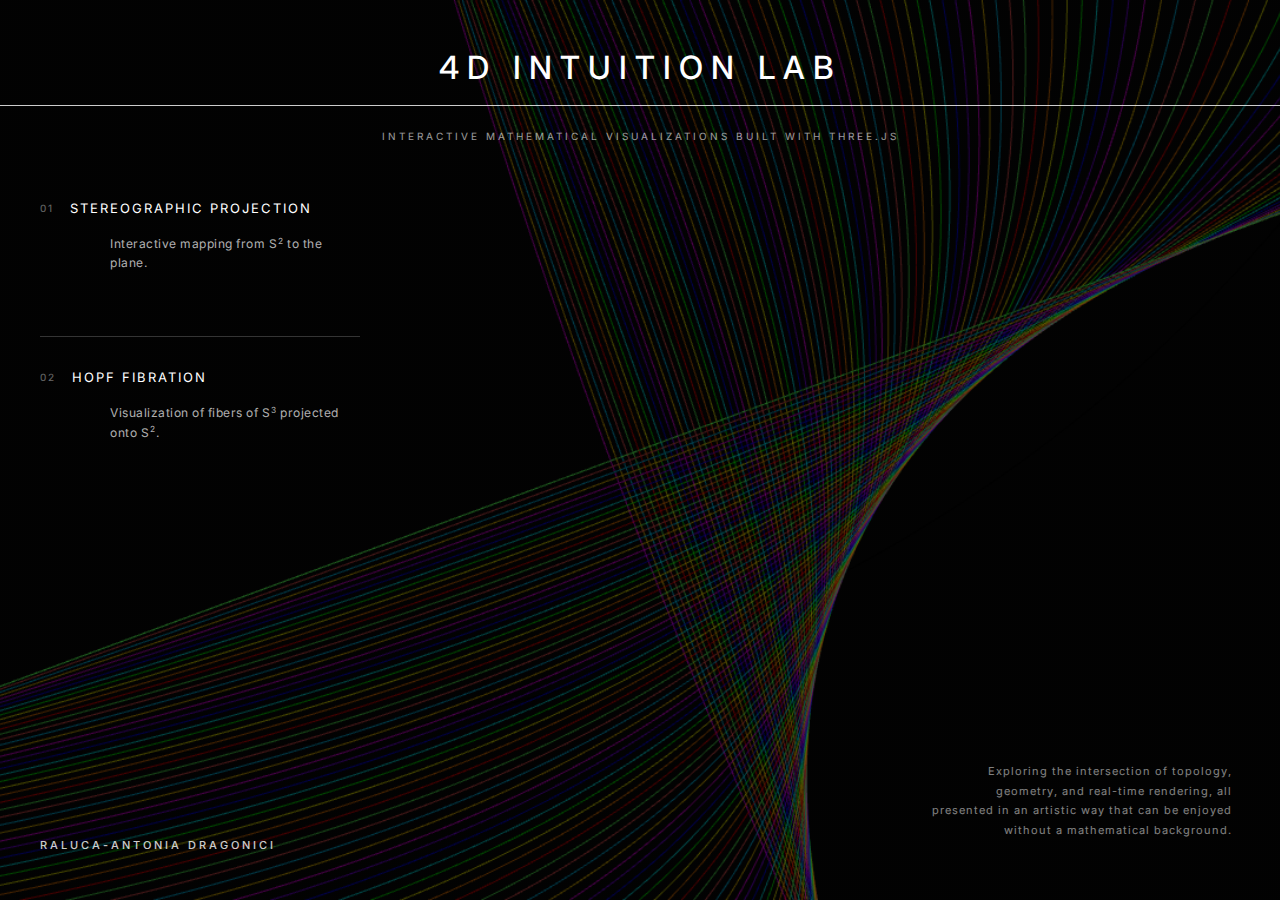
<file: index.html>
<!DOCTYPE html>
<html lang="en">
<head>
    <meta charset="UTF-8" />
    <meta name="viewport" content="width=device-width, initial-scale=1.0">
    <title>4D Intuition Lab</title>
    
    <link rel="preconnect" href="https://fonts.googleapis.com">
    <link rel="preconnect" href="https://fonts.gstatic.com" crossorigin>
    <link href="https://fonts.googleapis.com/css2?family=Inter:wght@400;500&display=swap" rel="stylesheet">
    
    <link rel="stylesheet" href="style.css" />

    <style>
        body { 
            margin: 0; 
            padding: 0;
            height: 100vh;
            width: 100vw;
            overflow: hidden;
            background-color: #050505; 
            background: linear-gradient(rgba(0, 0, 0, 0.55), rgba(0, 0, 0, 0.55)), 
                        url('page1.jpg') no-repeat center center fixed !important;
            background-size: cover !important;
            font-family: 'Inter', sans-serif; 
            color: white;
            -webkit-font-smoothing: antialiased;
        }

        /* Your Name - Bottom Left Corner */
        .creator-name {
            position: absolute;
            bottom: 48px;
            left: 40px;
            font-size: 11px;
            letter-spacing: 3px;
            text-transform: uppercase;
            font-weight: 500;
            z-index: 100;
            opacity: 0.8;
        }

        .title-container { 
            position: absolute; 
            top: 48px; 
            left: 0; 
            width: 100%; 
            text-align: center; 
            z-index: 10; 
        }

        .main-title { 
            font-size: 32px; 
            font-weight: 500; 
            letter-spacing: 8px; 
            text-transform: uppercase;
            margin: 0;
        }

        .title-line { 
            width: 100%; 
            height: 1px; 
            background-color: white; 
            margin-top: 18px; 
            opacity: 0.8; 
        }

        .subtitle {
            font-size: 10px;
            letter-spacing: 3px;
            text-transform: uppercase;
            opacity: 0.6;
            margin-top: 24px;
        }

        .ui-panel { 
            position: absolute; 
            top: 200px; 
            left: 40px; 
            width: 320px; 
            z-index: 20; 
        }

        .project-item { margin-bottom: 32px; }

        .project-link {
            display: flex;
            align-items: center;
            gap: 16px;
            text-decoration: none;
            color: white;
            font-size: 13px;
            letter-spacing: 2px;
            text-transform: uppercase;
            transition: opacity 0.3s ease;
        }

        .project-link:hover { opacity: 0.6; }
        .project-link .label { opacity: 0.4; font-size: 10px; }

        .project-desc {
            font-size: 12px;
            color: rgba(255, 255, 255, 0.7);
            line-height: 1.6;
            margin: 8px 0 0 35px;
            letter-spacing: 0.5px;
        }

        .ui-divider { 
            height: 1px; 
            background: rgba(255, 255, 255, 0.2); 
            margin: 32px 0;
        }

        .info-panel { 
            position: absolute; 
            bottom: 48px; 
            right: 48px; 
            width: 300px; 
            font-size: 11px; 
            line-height: 1.8; 
            letter-spacing: 1px; 
            opacity: 0.5; 
            text-align: right; 
        }

        sup { font-size: 70%; top: -0.5em; position: relative; vertical-align: baseline; }
    </style>
</head>
<body>

<div class="creator-name">Raluca-Antonia Dragonici</div>

<div class="title-container">
    <div class="main-title">4D INTUITION LAB</div>
    <div class="title-line"></div>
    <p class="subtitle">Interactive mathematical visualizations built with Three.js</p>
</div>

<div class="ui-panel">
    <div class="project-item">
        <a href="stereographic/index.html" class="project-link">
            <span class="label">01</span>
            <span class="text">Stereographic Projection</span>
        </a>
        <p class="project-desc">Interactive mapping from S<sup>2</sup> to the plane.</p>
    </div>

    <div class="ui-divider"></div>

    <div class="project-item">
        <a href="hopf/index.html" class="project-link">
            <span class="label">02</span>
            <span class="text">Hopf Fibration</span>
        </a>
        <p class="project-desc">Visualization of fibers of S<sup>3</sup> projected onto S<sup>2</sup>.</p>
    </div>
</div>

<div class="info-panel">
   <p>Exploring the intersection of topology, geometry, and real-time rendering, all presented in an artistic way that can be enjoyed without a mathematical background.</p>
</div>

</body>
</html>
</file>
<file: style.css>
body { 
    margin: 0; 
    padding: 0;
    height: 100vh;
    width: 100vw;
    overflow: hidden;

    /* This line does two things: 
       1. Adds a 50% black tint so text is readable
       2. Loads your image from the same folder */
    background: linear-gradient(rgba(0, 0, 0, 0.5), rgba(0, 0, 0, 0.5)), 
                url('page1.jpg');
    
    /* Ensures the image covers the whole screen */
    background-size: cover;
    background-position: center;
    background-repeat: no-repeat;
    background-attachment: fixed;
    background-color: #050505; 
    
    font-family: 'Inter', sans-serif; 
    color: white;
    -webkit-font-smoothing: antialiased;
}

/* Header Section */
.title-container { 
    position: absolute; 
    top: 48px; 
    left: 0; 
    width: 100%; 
    text-align: center; 
    pointer-events: none;
    z-index: 10; 
}

.main-title { 
    font-size: 32px; 
    font-weight: 500; 
    letter-spacing: 8px; 
    color: #fff; 
    text-transform: uppercase;
    margin: 0;
}

.title-line { 
    width: 100%; 
    height: 1px; 
    background-color: #fff; 
    margin-top: 18px; 
    opacity: 0.8; 
}

.subtitle {
    font-size: 10px;
    letter-spacing: 3px;
    text-transform: uppercase;
    opacity: 0.6;
    margin-top: 24px;
}

/* Navigation Panel */
.ui-panel { 
    position: absolute; 
    top: 180px; 
    left: 40px; 
    width: 320px; 
    display: flex; 
    flex-direction: column; 
    z-index: 20; 
}

.ui-group { 
    display: flex; 
    flex-direction: column; 
    gap: 32px; 
}

.project-item {
    display: flex;
    flex-direction: column;
    gap: 10px;
}

.project-link {
    display: flex;
    align-items: center;
    gap: 16px;
    text-decoration: none;
    color: white;
    font-size: 13px;
    letter-spacing: 2px;
    text-transform: uppercase;
    transition: opacity 0.3s ease;
}

.project-link .label {
    font-size: 10px;
    opacity: 0.5;
}

.project-link:hover {
    opacity: 0.7;
}

.project-desc {
    font-size: 12px;
    color: rgba(255, 255, 255, 0.7);
    line-height: 1.6;
    margin: 0;
    padding-left: 35px;
    letter-spacing: 0.5px;
}

sup {
    font-size: 70%;
    line-height: 0;
    position: relative;
    vertical-align: baseline;
    top: -0.5em;
    padding-left: 1px;
}

.ui-divider { 
    height: 1px; 
    background: rgba(255, 255, 255, 0.25); 
    width: 100%;
}

/* Bottom Info Panel */
.info-panel { 
    position: absolute; 
    bottom: 48px; 
    right: 48px; 
    width: 280px; 
    color: white; 
    font-size: 11px; 
    line-height: 1.8; 
    letter-spacing: 1px; 
    opacity: 0.5; 
    text-align: right; 
}
</file>
